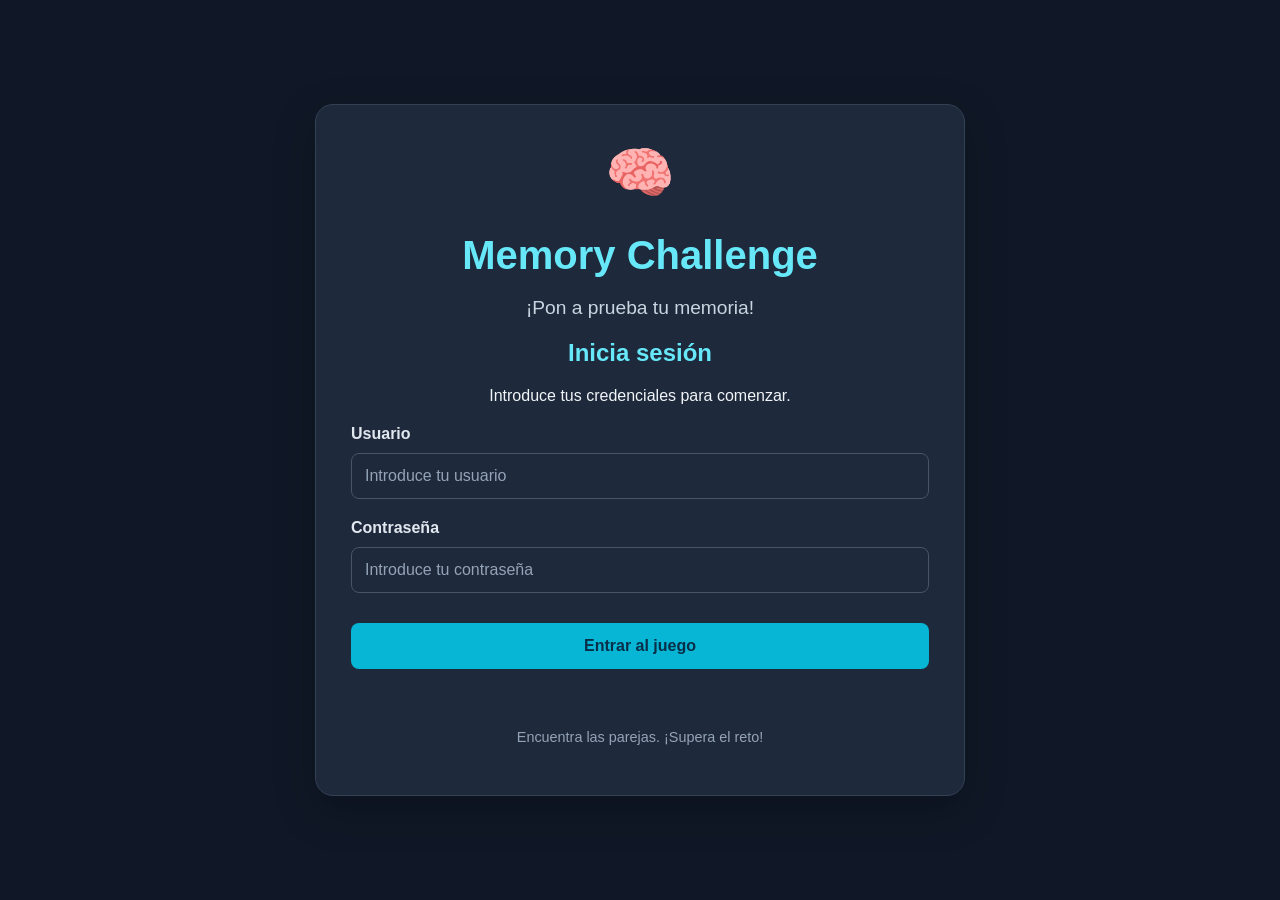
<file: index.html>
<!DOCTYPE html>
<html lang="es">
<head>
    <meta charset="UTF-8">
    <meta name="viewport" content="width=device-width, initial-scale=1.0">
    <title>Memory Challenge - Iniciar sesión</title>
    <link rel="stylesheet" href="css/styles.css">
</head>
<body>

    <main class="contenedor">
        <div class="icono-juego" aria-hidden="true">🧠</div>

        <h1>Memory Challenge</h1>
        <p class="subtitulo">¡Pon a prueba tu memoria!</p>

        <section class="instrucciones">
            <h2>Inicia sesión</h2>
            <p>Introduce tus credenciales para comenzar.</p>

            <form id="formLogin">
                <div class="campo">
                    <label for="usuario">Usuario</label>
                    <input
                        type="text"
                        id="usuario"
                        name="usuario"
                        placeholder="Introduce tu usuario"
                        autocomplete="username"
                        required
                    >
                </div>

                <div class="campo">
                    <label for="contrasena">Contraseña</label>
                    <input
                        type="password"
                        id="contrasena"
                        name="contrasena"
                        placeholder="Introduce tu contraseña"
                        autocomplete="current-password"
                        required
                    >
                </div>

                <button type="submit">Entrar al juego</button>

                <p id="mensaje" role="alert" aria-live="polite"></p>
            </form>
        </section>

        <p class="pie">Encuentra las parejas. ¡Supera el reto!</p>
    </main>

    <script type="module" src="js/login.js"></script>
</body>
</html>
</file>
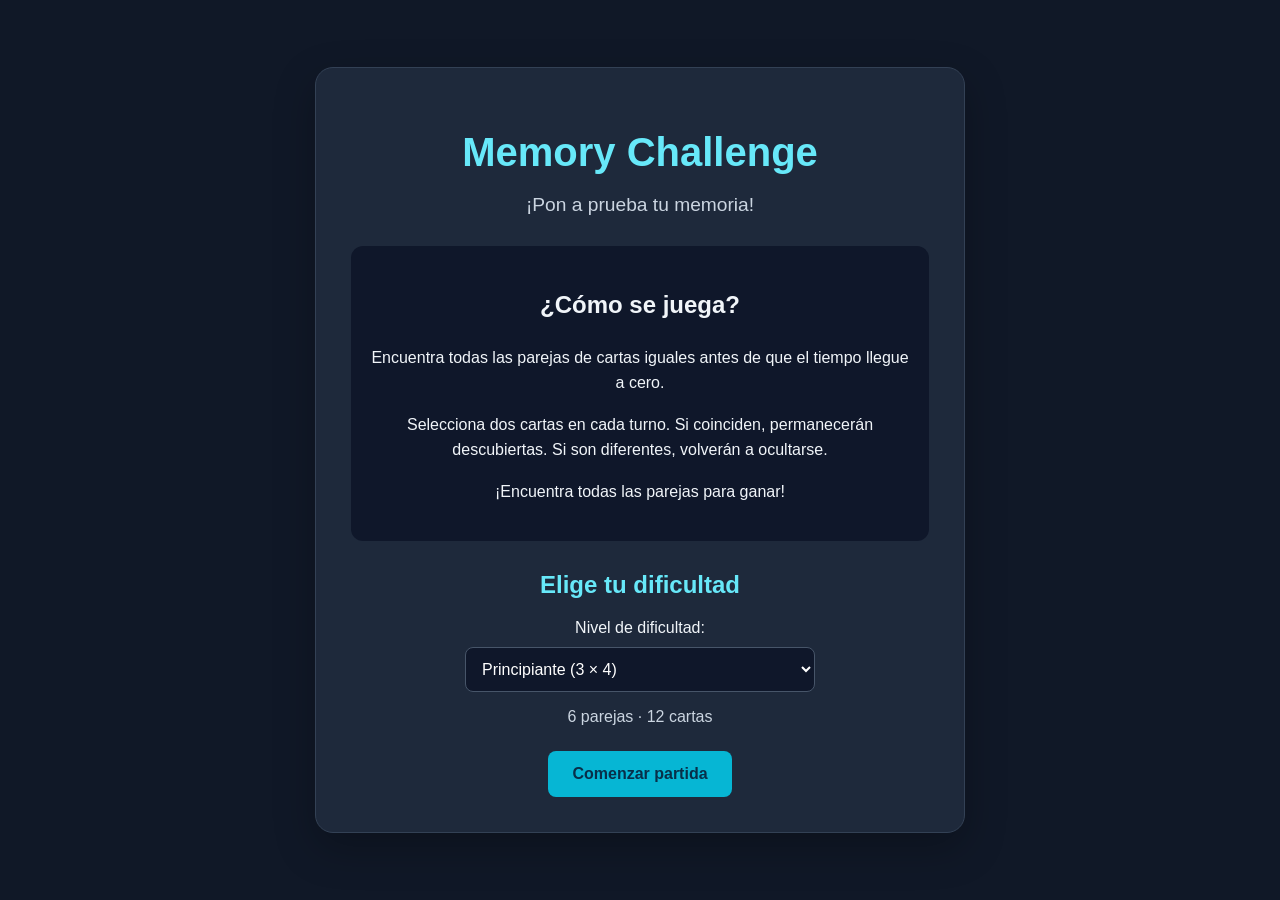
<file: views/bienvenida.html>
<!DOCTYPE html>
<html lang="es">
<head>
    <meta charset="UTF-8">
    <meta name="viewport" content="width=device-width, initial-scale=1.0">
    <title>Memory Challenge - Bienvenida</title>
    <link rel="stylesheet" href="../css/styles.css">
</head>
<body>

    <main class="contenedor">
        <h1>Memory Challenge</h1>

        <p class="subtitulo">¡Pon a prueba tu memoria!</p>

        <section class="intrucciones">
            <h2>¿Cómo se juega?</h2>
            <p>
                Encuentra todas las parejas de cartas iguales
                antes de que el tiempo llegue a cero.
            </p>
            <p>
                Selecciona dos cartas en cada turno.
                Si coinciden, permanecerán descubiertas.
                Si son diferentes, volverán a ocultarse.
            </p>
            <p>¡Encuentra todas las parejas para ganar!</p>
        </section>

        <section class="seleccion-nivel">
            <h2>Elige tu dificultad</h2>

            <label for="nivel">Nivel de dificultad:</label>

            <select id="nivel">
                <option value="principiante">Principiante (3 × 4)</option>
                <option value="intermedio">Intermedio (4 × 4)</option>
                <option value="avanzado">Avanzado (4 × 5)</option>
            </select>

            <p id="descripcionNivel">
                6 parejas · 12 cartas
            </p>
        </section>

        <button id="btnIniciar" type="button">
            Comenzar partida
        </button>
    </main>

    <script src="../js/bienvenido.js"></script>

</body>
</html>
</file>
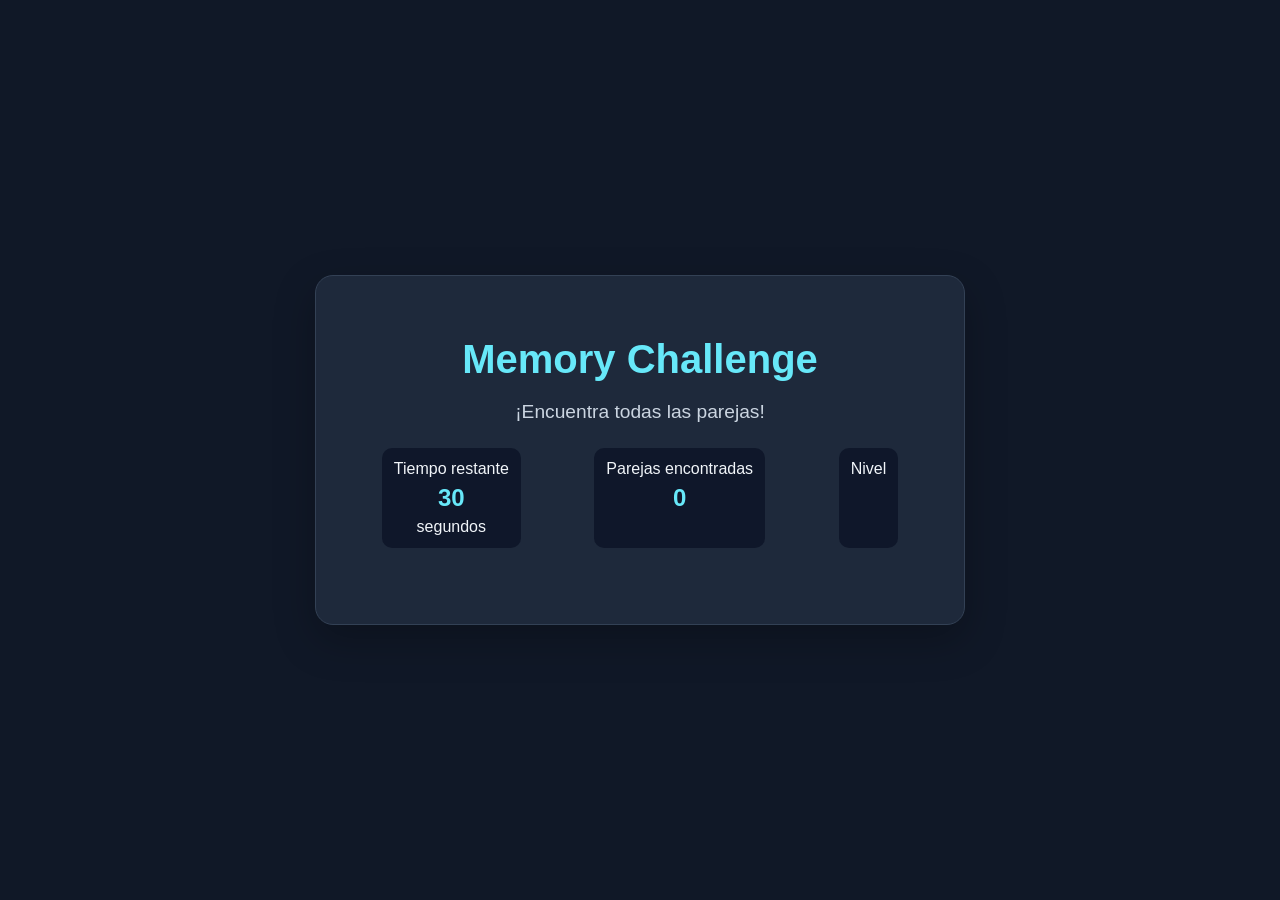
<file: views/juego.html>
<!DOCTYPE html>
<html lang="es">
<head>
    <meta charset="UTF-8">
    <meta name="viewport" content="width=device-width, initial-scale=1.0">
    <title>Memory Challenge - Partida</title>
    <link rel="stylesheet" href="../css/styles.css">
</head>
<body>
    <main class="contenedor pantalla-juego">
        <h1>Memory Challenge</h1>
        <p class="subtitulo">¡Encuentra todas las parejas!</p>

        <section class="panel-juego">
            <div class="dato-juego">
                <span>Tiempo restante</span>
                <strong id="tiempo">30</strong>
                <span>segundos</span>
            </div>

            <div class="dato-juego">
                <span>Parejas encontradas</span>
                <strong id="parejasEncontradas">0</strong>
            </div>

            <div class="dato-juego">
                <span>Nivel</span>
                <strong id="nivelActual">---</strong>
            </div>
        </section>

        <section id="tablero" class="tablero" aria-label="Tablero de cartas"></section>

        <p id="mensajeJuego" role="status" aria-live="polite"></p>
    </main>

    <script type="module" src="../js/juego.js"></script>
</body>
</html>
</file>
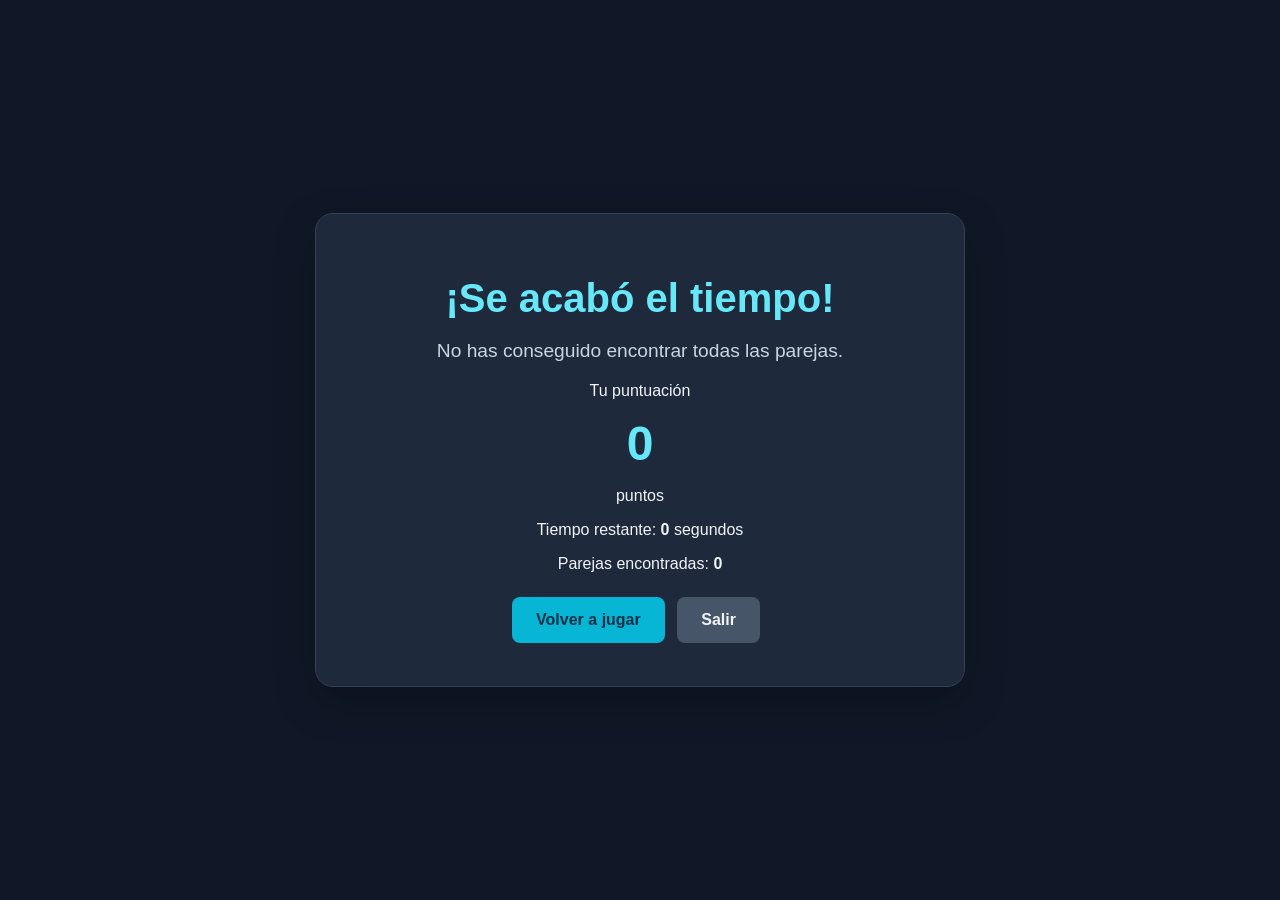
<file: views/resultados.html>
<!DOCTYPE html>
<html lang="es">
<head>
    <meta charset="UTF-8">
    <meta name="viewport" content="width=device-width, initial-scale=1.0">
    <title>Memory Challenge - Resultados</title>
    <link rel="stylesheet" href="../css/styles.css">
</head>
<body>
    <main class="contenedor">
        <h1 id="tituloResultado">Resultados</h1>
        <p id="mensajeResultado" class="subtitulo"></p>

        <section class="instrucciones">
            <p>Tu puntuación</p>
            <strong id="puntuacionFinal" class="puntuacion-final">0</strong>
            <p>puntos</p>

            <p>Tiempo restante: <strong id="tiempoFinal">0</strong> segundos</p>
            <p>Parejas encontradas: <strong id="parejasFinal">0</strong></p>
        </section>

        <button id="btnJugarOtraVez" type="button">Volver a jugar</button>
        <button id="btnSalir" type="button">Salir</button>
    </main>

    <script src="../js/resultados.js"></script>
</body>
</html>
</file>
<file: css/styles.css>
* {
    box-sizing: border-box;
}

body{
    margin: 0;
    min-height: 100vh;
    font-family: Arial, Helvetica, sans-serif;
    background: #101827;
    color: #f1f5f9;
    display: flex;  
    justify-content:  center;
    align-items: center;
    padding: 24px;
}
.contenedor {
    width: 100%;
    max-width: 650px;
    padding: 35px;
    background: #1e293b;
    border: 1px solid #334155;
    border-radius:  18px;
    text-align: center;
    box-shadow: 0 15px 40px #00000040;
}

h1 {
    color: #67e8f9;
    font-size: 2.5rem;
    margin-bottom: 8px;
}

.subtitulo {
    color: #cbd5e1;
    font-size: 1.2rem;
}

.intrucciones {
    margin: 30px 0;
    padding: 20px;
    background: #0f172a;
    border-radius: 12px;
    line-height: 1.6;
}

.instrucciones h2,
.seleccion-nivel h2 {
    color: #67e8f9;
}

.seleccion-nivel {
    margin-bottom:  25px;
}

label {
    display: block;
    margin-bottom: 10px;
}

select {
    width: 100%;
    max-width: 350px;
    padding: 12px;
    border:  1px solid #475569;
    border-radius: 8px;
    background:  #0f172a;
    color: white;
    font-size: 1rem;
}

#descripcionNivel {
    color: #cbd5e1;
}

button {
    padding: 14px 24px;
    border: none;
    border-radius: 8px;
    background:  #06b6d4;
    color: #082f49;
    font-size:  1rem;
    font-weight: bold;
    cursor: pointer;
}

button:hover {
    background: #67e8f9;
}

button:focus-visible,
select:focus-visible {
    outline: 3px solid #facc15;
    outline-offset: 3px;
}

@media (max-width: 480px) {
    .contenedor{
        padding: 22px;
    }
    h1 {
        font-size: 2rem;
    }
}


/* Formulario de inicio de sesión */

.icono-juego {
    font-size: 3.5rem;
    margin-bottom: 10px;
}

.campo {
    margin: 20px 0;
    text-align: left;
}

.campo label {
    font-weight: bold;
    color: #e2e8f0;
}

.campo input {
    width: 100%;
    padding: 13px;
    border: 1px solid #475569;
    border-radius: 8px;
    background: #1e293b;
    color: #f1f5f9;
    font-size: 1rem;
}

.campo input::placeholder {
    color: #94a3b8;
}

.campo input:focus {
    outline: 2px solid #67e8f9;
    border-color: #67e8f9;
}

#formLogin button {
    width: 100%;
    margin-top: 10px;
}

#mensaje {
    color: #fca5a5;
    font-weight: bold;
    min-height: 1.2em;
}

.pie {
    margin-top: 25px;
    color: #94a3b8;
    font-size: 0.9rem;
}

<!-------------------->



.pantalla-juego {
    max-width: 750px;
}

.panel-juego {
    display: flex;
    justify-content: space-around;
    gap: 12px;
    margin: 25px 0;
}

.dato-juego {
    display: flex;
    flex-direction: column;
    gap: 6px;
    padding: 12px;
    background: #0f172a;
    border-radius: 10px;
}

.dato-juego strong {
    color: #67e8f9;
    font-size: 1.5rem;
}

.tablero {
    display: grid;
    gap: 10px;
    margin-top: 20px;
}

.carta {
    min-width: 0;
    min-height: 75px;
    padding: 8px;
    font-size: 2rem;
    background: #334155;
    color: white;
    border: 2px solid #475569;
    border-radius: 10px;
}

.carta:hover {
    background: #475569;
    transform: translateY(-2px);
}

.carta:active {
    transform: scale(0.96);
}

@media (max-width: 480px) {
    .carta {
        min-height: 55px;
        font-size: 1.5rem;
    }

    .panel-juego {
        gap: 6px;
    }
}




.puntuacion-final {
    display: block;
    margin: 10px 0;
    color: #67e8f9;
    font-size: 3rem;
    font-weight: bold;
}

#btnSalir {
    margin: 8px;
    background: #475569;
    color: #f1f5f9;
}

#btnSalir:hover {
    background: #64748b;
}
</file>
